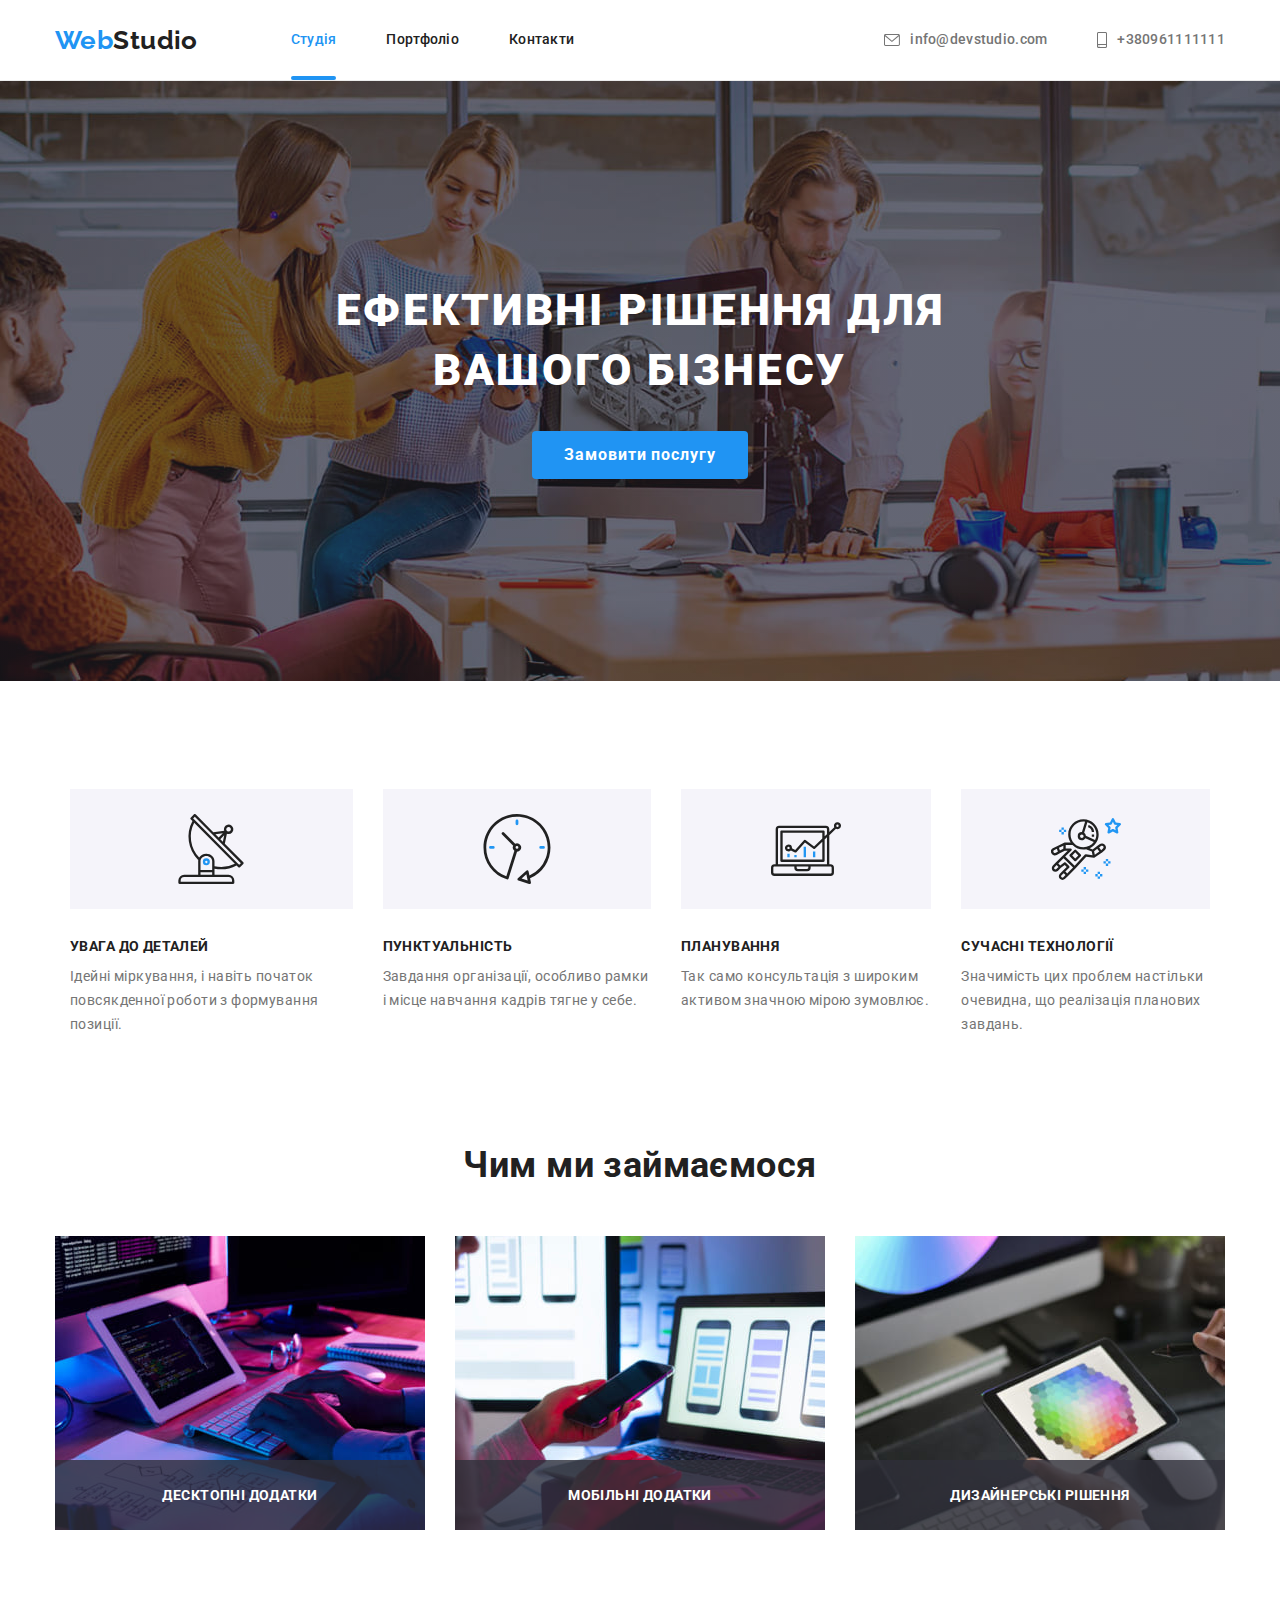
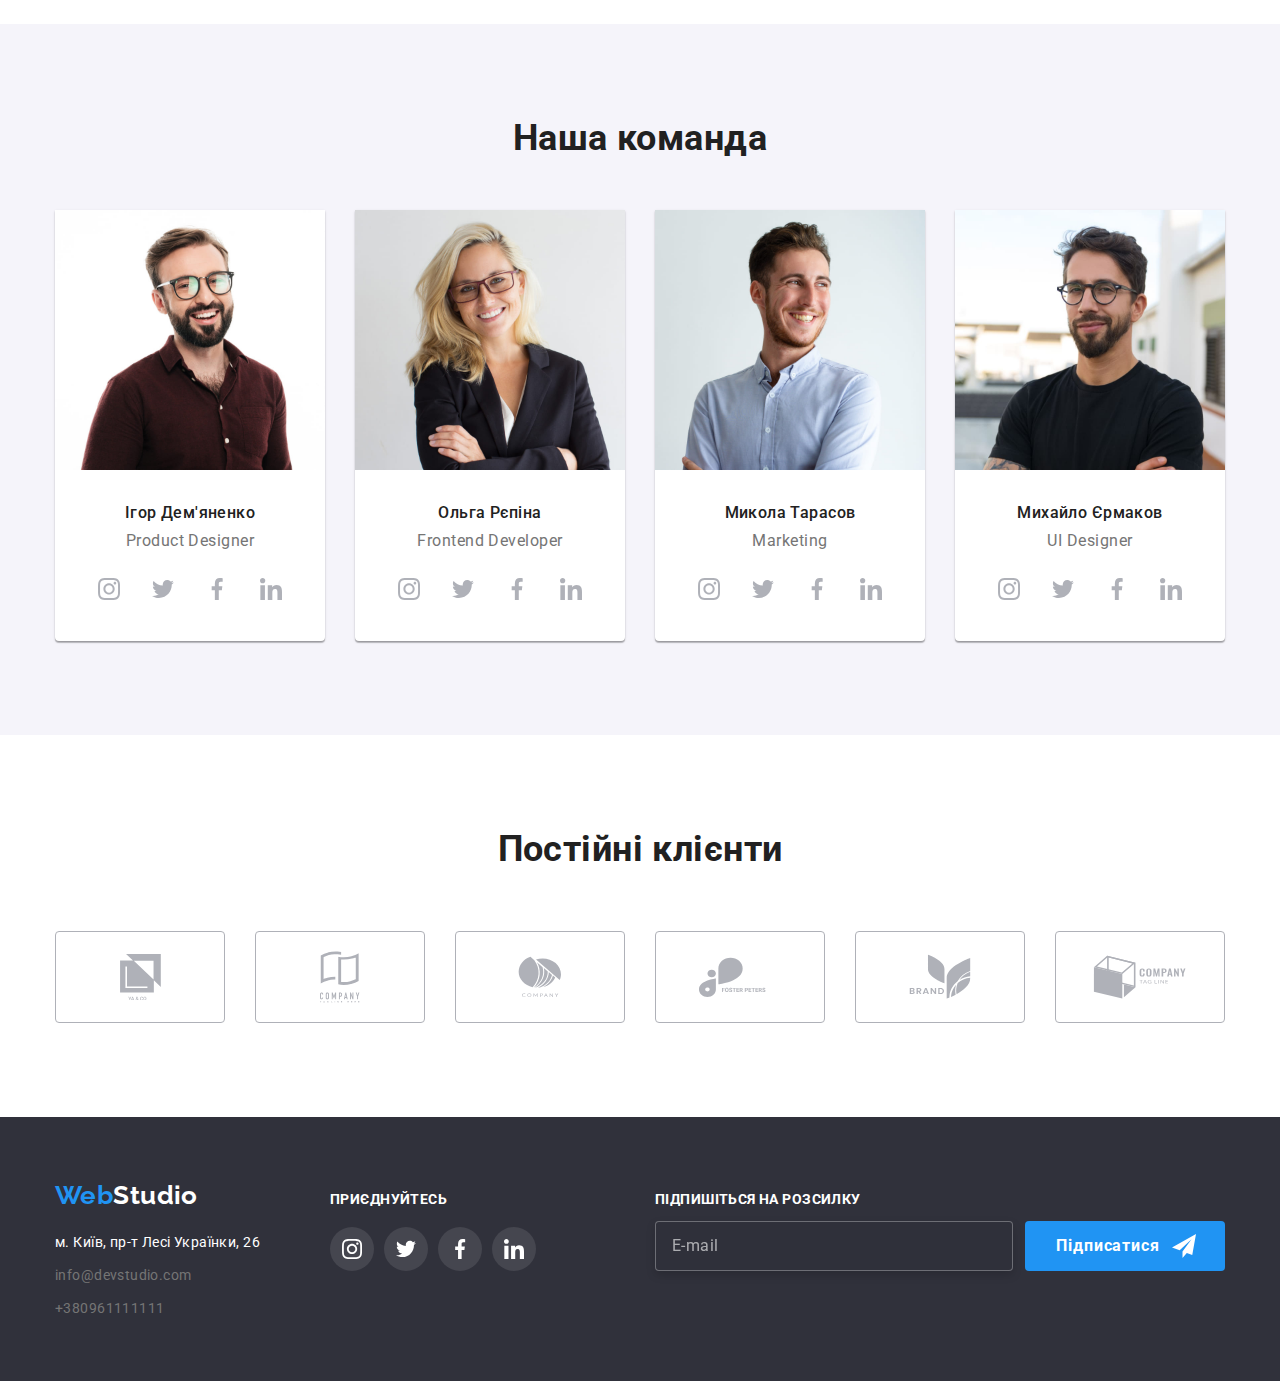
<file: index.html>
<!DOCTYPE html>
<html lang="uk">

<head>
    <meta charset="UTF-8">
    <meta http-equiv="X-UA-Compatible" content="IE=edge">
    <meta name="viewport" content="width=device-width, initial-scale=1.0">
    <title>Webstudio</title>
    <link rel="stylesheet"
        href="https://cdnjs.cloudflare.com/ajax/libs/modern-normalize/1.1.0/modern-normalize.min.css">
    <link rel="preconnect" href="https://fonts.googleapis.com">
    <link rel="preconnect" href="https://fonts.gstatic.com" crossorigin>
    <link
        href="https://fonts.googleapis.com/css2?family=Raleway:wght@700&family=Roboto:wght@400;500;700;900&display=swap"
        rel="stylesheet">
    <link rel="stylesheet" href="./css/styles.css">
</head>

<body class="page">
    <header class="page-header">
        <div class="container">
            <nav class="main-nav">
                <a href="/" class="logo">
                    <span class="colortext">Web</span>Studio
                </a>
                <ul class="site-nav list">
                    <li class="item"><a class="link-current" href="./index.html">Студія</a></li>
                    <li class="item"><a class="link" href="./portfolio.html">Портфоліо</a></li>
                    <li class="item"><a class="link" href=".">Контакти</a></li>
                </ul>
                <ul class="adress-nav list">
                    <li class="item">
                        <a class="email" href="mailto:info@devstudio.com"><svg class="icon-mail">
                                <use href="./images/symbol-defs.svg#icon-envelope"></use>
                            </svg>info@devstudio.com</a>
                    </li>
                    <li class="item">
                        <a class="phone" href="tel:+380961111111"><svg class="icon-phone">
                                <use href="./images/symbol-defs.svg#icon-smartphone"></use>
                            </svg>+380961111111</a>
                    </li>
                </ul>
            </nav>
        </div>
    </header>
    <main>
        <section class="hero">
            <div class="overlay-hero">
                <h1 class="hero-title">ЕФЕКТИВНІ РІШЕННЯ ДЛЯ ВАШОГО БІЗНЕСУ</h1>
                <button class="hero-button" type="button" data-modal-open>Замовити послугу</button>
            </div>
            <div class="backdrop is-hidden" data-modal>
                <div class="modal">
                    <form class="personal-data">
                        <p class="form-text">Залиште свої дані, ми вам передзвонимо</p>
                        <div class="form-field">
                            <label class="form-label" for="name">Ім'я</label>
                            <svg class="svg-form-person">
                                <use href="./images/symbol-defs-min-4.svg#icon-person-black"></use>
                            </svg>
                            <input class="form-input" type="text" name="name" id="name" />

                        </div>
                        <div class="form-field"> <label class="form-label" for="tel">Телефон</label>
                            <input class="form-input" type="tel" name="tel" id="tel" />
                            <svg class="svg-form-phone">
                                <use href="./images/symbol-defs-min-4.svg#icon-phone-black"></use>
                            </svg>
                        </div>
                        <div class="form-field"> <label class="form-label" for="mail">Пошта</label>
                            <input class="form-input" type="email" name="mail" id="mail" />
                            <svg class="svg-form-email">
                                <use href="./images/symbol-defs-min-4.svg#icon-email-black"></use>
                            </svg>
                        </div>
                        <div class="form-comment"> <label class="form-label" for="comment">Коментарій</label>
                            <textarea name="comment" id="comment" placeholder="Введіть текст" rows="7"></textarea>
                        </div>
                        <div class="form-checkbox"><label class="form-label" for="admit"> <input class="checkbox"
                                    type="checkbox" name="admit" value="admit" id="admit" /> <span class="icon"></span>
                                Погоджуюся з розсилкою та приймаю <a href="/"> Умови
                                    договору</a></label>

                        </div>
                        <button class="submit-btn" type="submit">Відправити</button>
                        <button class="close-button" data-modal-close>
                            <svg class="modal-icon">
                                <use href="./images/symbol-defs-min.svg#icon-close-black-18dp-2-1"></use>
                            </svg>
                        </button>
                    </form>


                </div>
            </div>
        </section>
        <section class="section-features">
            <div class="container">
                <h2 class="section-title">Наші особливості</h2>
                <ul class="features-list">
                    <li class="item">
                        <h3 class="title">УВАГА ДО ДЕТАЛЕЙ</h3>
                        <p class="title-explanation">Ідейні міркування, і навіть початок повсякденної роботи з
                            формування позиції.</p>
                    </li>
                    <li class="item">
                        <h3 class="title">ПУНКТУАЛЬНІСТЬ</h3>
                        <p class="title-explanation">Завдання організації, особливо рамки і місце навчання
                            кадрів
                            тягне у себе.</p>
                    </li>
                    <li class="item">
                        <h3 class="title">ПЛАНУВАННЯ</h3>
                        <p class="title-explanation">Так само консультація з широким активом значною мірою
                            зумовлює.
                        </p>
                    </li>
                    <li class="item">
                        <h3 class="title">СУЧАСНІ ТЕХНОЛОГІЇ</h3>
                        <p class="title-explanation">Значимість цих проблем настільки очевидна, що реалізація
                            планових <br /> завдань.</p>
                    </li>
                </ul>
            </div>
        </section>
        <section class="section-activities">
            <div class="container">
                <h2 class="section-title">Чим ми займаємося</h2>
                <ul class="work-list">
                    <li class="item">
                        <img class="photo-activity" src="./images/keyboard.jpg" alt="клавіатура" width="370"
                            height="294">
                        <div class="work-overlay">
                            <p class="work-explanation">Десктопні додатки</p>
                        </div>
                    </li>
                    <li class="item">
                        <img class="photo-activity" src="./images/phone.jpg" alt="телефон" width="370" height="294">
                        <div class="work-overlay">
                            <p class="work-explanation">Мобільні додатки</p>
                        </div>
                    </li>
                    <li class="item">
                        <img class="photo-activity" src="./images/tablett.jpg" alt="планшет" width="370" height="294">
                        <div class="work-overlay">
                            <p class="work-explanation">Дизайнерські рішення</p>
                        </div>
                    </li>
                </ul>
            </div>
        </section>
        <section class="section-people-list">
            <div class="container">
                <h2 class="section-title">Наша команда</h2>
                <ul class="people-list">
                    <li class="item">
                        <img class="people-item" src="./images/maninbrownshirt.jpg"
                            alt="чоловік в окулярах та коричневой сорочці" width="270" height="260">
                        <h3 class="title">Ігор Дем'яненко</h3>
                        <p class="title-explanation">Product Designer</p>
                        <ul class="social-icons">
                            <li class="icon-social-item">
                                <a href="/" class="socials"> <svg class="icon-social">
                                        <use class="item" href="./images/symbol-defs.svg#icon-instagram"></use>
                                    </svg></a>
                            </li>
                            <li class="icon-social-item">
                                <a href="/" class="socials"><svg class="icon-social">
                                        <use class="item" href="./images/symbol-defs.svg#icon-twitter"></use>
                                    </svg>
                                </a>
                            </li>
                            <li class="icon-social-item">
                                <a href="/" class="socials"> <svg class="icon-social">
                                        <use class="item" href="./images/symbol-defs.svg#icon-facebook"></use>
                                    </svg></a>
                            </li>
                            <li class="icon-social-item">
                                <a href="/" class="socials"> <svg class="icon-social">
                                        <use class="item" href="./images/symbol-defs.svg#icon-linkedin"></use>
                                    </svg></a>
                            </li>
                        </ul>
                    </li>
                    <li class="item">
                        <img class="people-item" src="./images/woman.jpg" alt="жінка в окулярах" width="270"
                            height="260">
                        <h3 class="title">Ольга Рєпіна</h3>
                        <p class="title-explanation">Frontend Developer</p>
                        <ul class="social-icons">
                            <li class="icon-social-item">
                                <a href="/" class="socials"> <svg class="icon-social">
                                        <use class="item" href="./images/symbol-defs.svg#icon-instagram"></use>
                                    </svg></a>
                            </li>
                            <li class="icon-social-item">
                                <a href="/" class="socials"><svg class="icon-social">
                                        <use class="item" href="./images/symbol-defs.svg#icon-twitter"></use>
                                    </svg>
                                </a>
                            </li>
                            <li class="icon-social-item">
                                <a href="/" class="socials"> <svg class="icon-social">
                                        <use class="item" href="./images/symbol-defs.svg#icon-facebook"></use>
                                    </svg></a>
                            </li>
                            <li class="icon-social-item">
                                <a href="/" class="socials"> <svg class="icon-social">
                                        <use class="item" href="./images/symbol-defs.svg#icon-linkedin"></use>
                                    </svg></a>
                            </li>
                        </ul>
                    </li>
                    <li class="item">
                        <img class="people-item" src="./images/maninblueshirt-2.jpg" alt="чоловік в білій сорочці"
                            width="270" height="260">
                        <h3 class="title">Микола Тарасов</h3>
                        <p class="title-explanation">Marketing</p>
                        <ul class="social-icons">
                            <li class="icon-social-item">
                                <a href="/" class="socials"> <svg class="icon-social">
                                        <use class="item" href="./images/symbol-defs.svg#icon-instagram"></use>
                                    </svg></a>
                            </li>
                            <li class="icon-social-item">
                                <a href="/" class="socials"><svg class="icon-social">
                                        <use class="item" href="./images/symbol-defs.svg#icon-twitter"></use>
                                    </svg>
                                </a>
                            </li>
                            <li class="icon-social-item">
                                <a href="/" class="socials"> <svg class="icon-social">
                                        <use class="item" href="./images/symbol-defs.svg#icon-facebook"></use>
                                    </svg></a>
                            </li>
                            <li class="icon-social-item">
                                <a href="/" class="socials"> <svg class="icon-social">
                                        <use class="item" href="./images/symbol-defs.svg#icon-linkedin"></use>
                                    </svg></a>
                            </li>
                        </ul>
                    </li>
                    <li class="item">
                        <img class="people-item" src="./images/manint-shirt.jpg" alt="чоловік в окулярах та футболці"
                            width="270" height="260">
                        <h3 class="title">Михайло Єрмаков</h3>
                        <p class="title-explanation">UI Designer</p>
                        <ul class="social-icons">
                            <li class="icon-social-item">
                                <a href="/" class="socials"> <svg class="icon-social">
                                        <use class="item" href="./images/symbol-defs.svg#icon-instagram"></use>
                                    </svg></a>
                            </li>
                            <li class="icon-social-item">
                                <a href="/" class="socials"><svg class="icon-social">
                                        <use class="item" href="./images/symbol-defs.svg#icon-twitter"></use>
                                    </svg>
                                </a>
                            </li>
                            <li class="icon-social-item">
                                <a href="/" class="socials"> <svg class="icon-social">
                                        <use class="item" href="./images/symbol-defs.svg#icon-facebook"></use>
                                    </svg></a>
                            </li>
                            <li class="icon-social-item">
                                <a href="/" class="socials"> <svg class="icon-social">
                                        <use class="item" href="./images/symbol-defs.svg#icon-linkedin"></use>
                                    </svg></a>
                            </li>
                        </ul>
                    </li>
                </ul>
            </div>
        </section>
        <section class="clients">
            <div class="container">
                <h2 class="section-title">Постійні клієнти</h2>
                <ul class="company-list">
                    <li class="company-item">
                        <a href="/" class="company-clients"><svg class="item">
                                <use href="./images/symbol-defs-company.svg#icon-yaco"></use>
                            </svg></a>
                    </li>
                    <li class="company-item">
                        <a href="/" class="company-clients"> <svg class="item">
                                <use href="./images/symbol-defs-company.svg#icon-tagline-here"></use>
                            </svg>
                        </a>
                    </li>
                    <li class="company-item">
                        <a href="/" class="company-clients"> <svg class="item">
                                <use href="./images/symbol-defs-company.svg#icon-company"></use>
                            </svg>
                        </a>
                    </li>
                    <li class="company-item">
                        <a href="/" class="company-clients"> <svg class="item">
                                <use href="./images/symbol-defs-company.svg#icon-foster-people"></use>
                            </svg>
                        </a>
                    </li>
                    <li class="company-item">
                        <a href="/" class="company-clients"> <svg class="item">
                                <use href="./images/symbol-defs-company.svg#icon-brand"></use>
                            </svg>
                        </a>
                    </li>
                    <li class="company-item">
                        <a href="/" class="company-clients"> <svg class="item">
                                <use href="./images/symbol-defs-company.svg#icon-tagline"></use>
                            </svg>
                        </a>
                    </li>
                </ul>
            </div>
        </section>
    </main>
    <footer class="adress">
        <div class="container">
            <div class="nav-header">
                <a href="/" class="logo">
                    <span class="colortext">Web</span>Studio
                </a>
                <address>
                    <ul class="adress-title list">
                        <li class="office-title">
                            <a href="/">м. Київ, пр-т Лесі Українки, 26</a>
                        </li>
                        <li class="item"><a href="mailto:info@devstudio.com">info@devstudio.com</a></li>
                        <li class="item"><a href=" tel:+380961111111">+380961111111</a></li>
                    </ul>
                </address>
            </div>
            <div class="join">
                <p class="title">ПРИЄДНУЙТЕСЬ</p>
                <ul class="social-icons">
                    <li class="icon-social-item">
                        <svg class="icon-social">
                            <use class="item" href="./images/symbol-defs.svg#icon-instagram"></use>
                        </svg>
                    </li>
                    <li class="icon-social-item">
                        <svg class="icon-social">
                            <use class="item" href="./images/symbol-defs.svg#icon-twitter"></use>

                        </svg>
                    </li>
                    <li class="icon-social-item">
                        <svg class="icon-social">
                            <use class="item" href="./images/symbol-defs.svg#icon-facebook"></use>
                        </svg>
                    </li>
                    <li class="icon-social-item">
                        <svg class="icon-social">
                            <use class="item" href="./images/symbol-defs.svg#icon-linkedin"></use>
                        </svg>
                    </li>
                </ul>
            </div>
            <div class="join-email">
                <p class="title">ПІДПИШІТЬСЯ НА РОЗСИЛКУ</p>
                <form>
                    <label class="form-label" for="mail"></label>
                    <input class="form-input" type="email" name="mail" id="mail" placeholder="E-mail" />
                    <div class="join-button"><button type="button">Підписатися</button></div>
                </form>
            </div>
    </footer>
    <script src="./js/modal.js"></script>
</body>

</html>
</file>
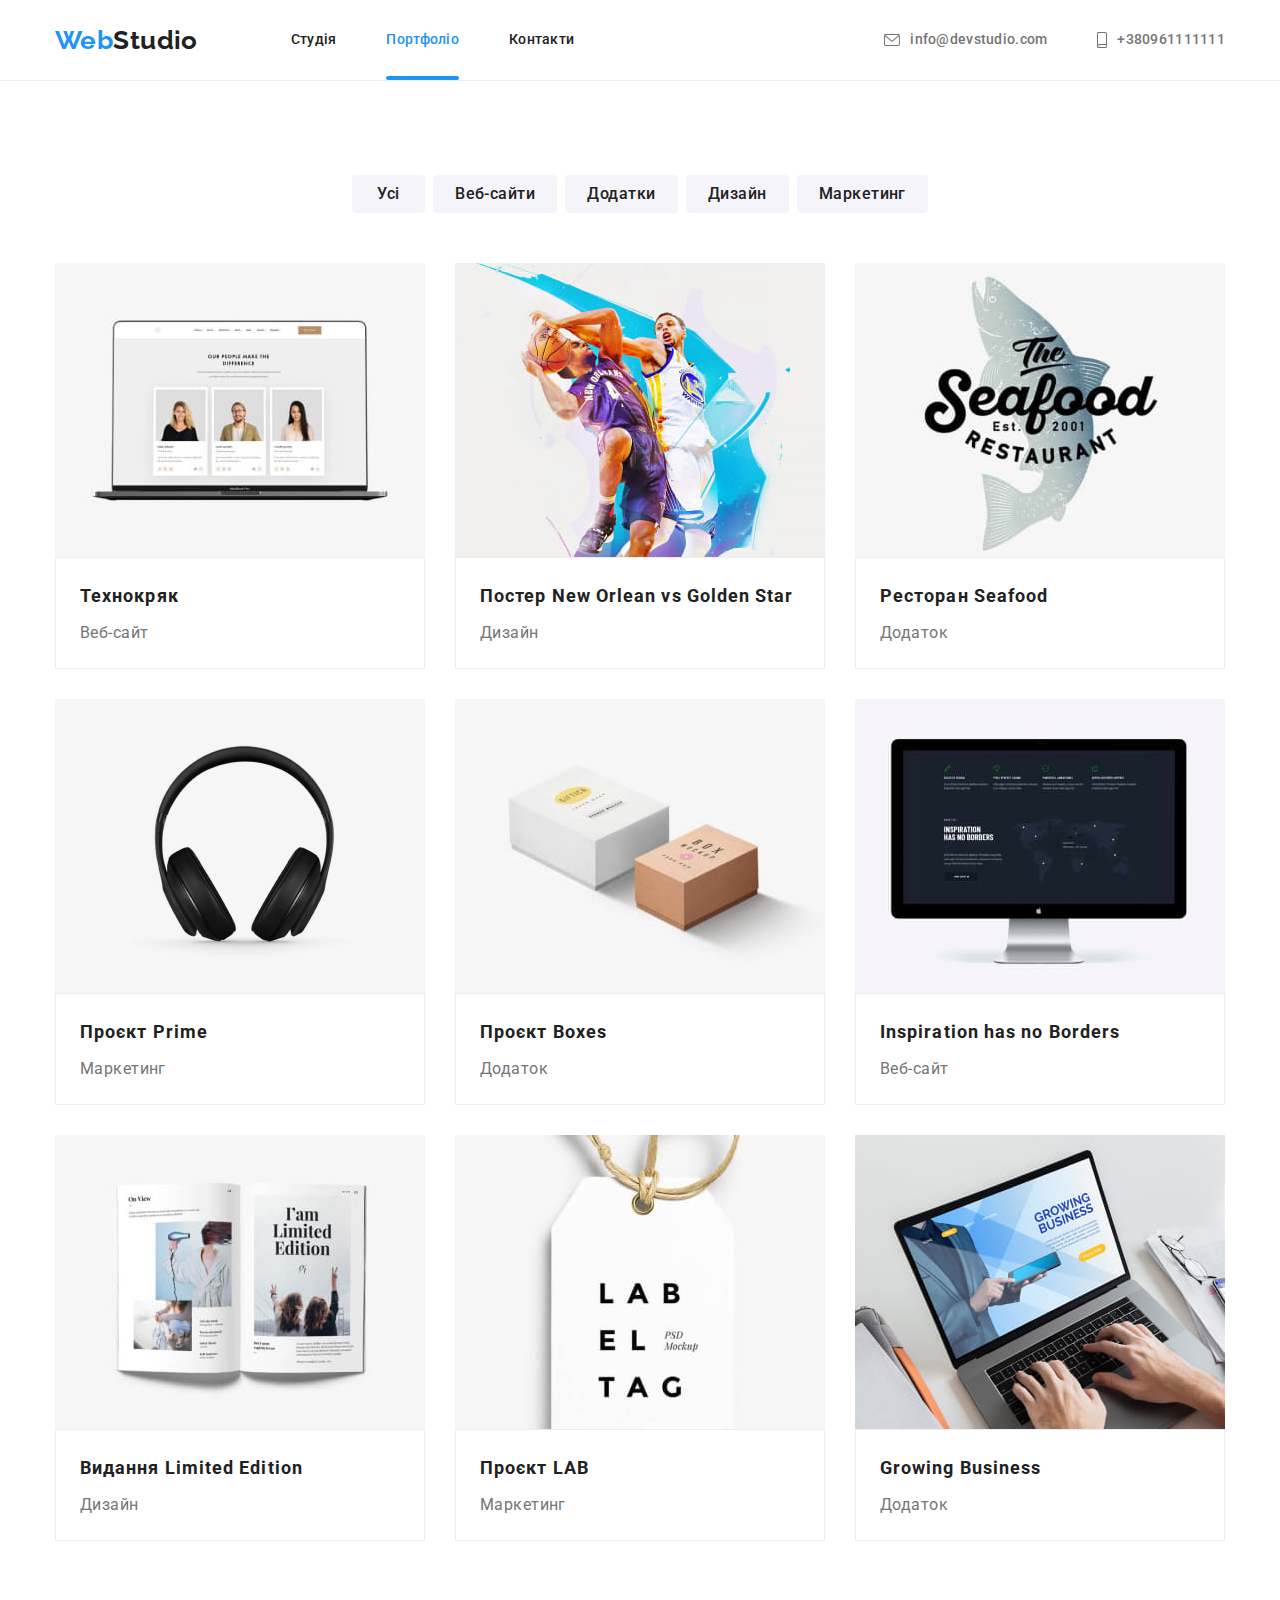
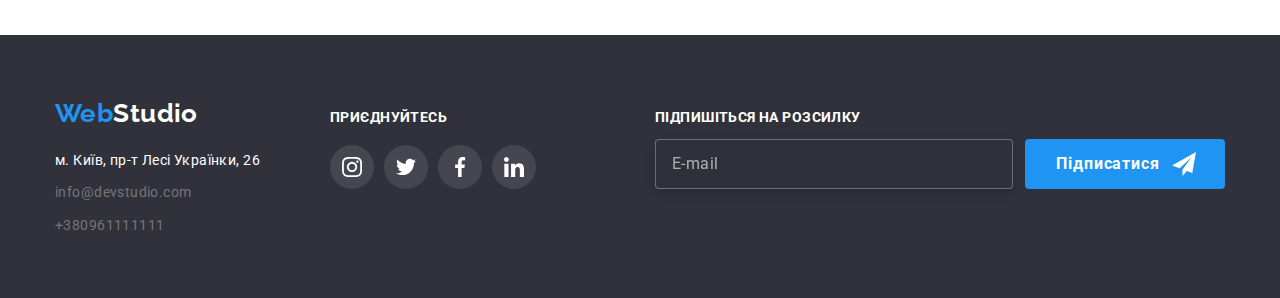
<file: portfolio.html>
<!DOCTYPE html>
<html lang="en">

<head>
    <meta charset="UTF-8">
    <meta http-equiv="X-UA-Compatible" content="IE=edge">
    <meta name="viewport" content="width=device-width, initial-scale=1.0">
    <title>Webstudio</title>
    <link rel="stylesheet"
        href="https://cdnjs.cloudflare.com/ajax/libs/modern-normalize/1.1.0/modern-normalize.min.css">
    <link rel="preconnect" href="https://fonts.googleapis.com">
    <link rel="preconnect" href="https://fonts.gstatic.com" crossorigin>
    <link
        href="https://fonts.googleapis.com/css2?family=Raleway:wght@700&family=Roboto:wght@400;500;700;900&display=swap"
        rel="stylesheet">
    <link rel="stylesheet" href="./css/styles.css">
</head>

<body class="page">
    <header class="page-header">
        <div class="container">
            <nav class="main-nav">
                <a href="/" class="logo">
                    <span class="colortext">Web</span>Studio
                </a>
                <ul class="site-nav list">
                    <li class="item"><a class="link" href="./index.html">Студія</a></li>
                    <li class="item"><a class="link-current" href="./portfolio.html">Портфоліо</a></li>
                    <li class="item"><a class="link" href="link">Контакти</a></li>
                </ul>
                <ul class="adress-nav list">
                    <li class="item">
                        <a class="email" href="mailto:info@devstudio.com"><svg class="icon-mail">
                                <use href="./images/symbol-defs.svg#icon-envelope"></use>
                            </svg>info@devstudio.com</a>
                    </li>
                    <li class="item">
                        <a class="phone" href="tel:+380961111111"><svg class="icon-phone">
                                <use href="./images/symbol-defs.svg#icon-smartphone"></use>
                            </svg>+380961111111</a>
                    </li>
                </ul>
            </nav>
        </div>
    </header>
    <main>
        <section class="main-section">
            <section class="nav-buttons">
                <div class="container">
                    <ul class="nav-list">
                        <li class="item"><button class="current-button" type="button">Усі</button></li>
                        <li class="item"><button class="other-button" type="button">Веб-сайти</button></li>
                        <li class="item"><button class="other-button" type="button">Додатки</button></li>
                        <li class="item"><button class="other-button" type="button">Дизайн</button></li>
                        <li class="item"><button class="other-button" type="button">Маркетинг</button></li>
                    </ul>
                </div>
            </section>
            <section class="nav-portfolio">
                <div class="container">
                    <h1>Наше портфоліо</h1>
                    <ul class="portfolio">
                        <li class="item">
                            <div class="item-photo">
                                <a class="portfolio-photo" href="."><img src="./images/технокряк.jpg" alt="технокряк-2">
                                    <div class="product-overlay">
                                        <p class="overlay-explanation">Ресурс пропонує комплексні пропозиції з
                                            різним
                                            рівнем функціоналу та
                                            сервісів.
                                            Все це дозволить відвідувачу отримати
                                            вичерпні відомості про компанію чи приватну особу.</p>
                                    </div>
                            </div>
                            <div class="item-div">
                                <h2 class="portfolio-title">Технокряк</h2>
                                <p class="portfolio-title-explanation">Веб-сайт</p>
                            </div>
                            </a>
                        </li>
                        <li class="item">
                            <div class="item-photo"> <a class="portfolio-photo" href="."> <img src="./images/постер.jpg"
                                        alt="постер">
                                    <div class="product-overlay">
                                        <p class="overlay-explanation">Ресурс пропонує комплексні пропозиції з
                                            різним
                                            рівнем функціоналу та
                                            сервісів.
                                            Все це дозволить відвідувачу отримати
                                            вичерпні відомості про компанію чи приватну особу.</p>
                                    </div>
                            </div>
                            <div class="item-div">
                                <h2 class="portfolio-title">Постер New Orlean vs Golden Star</h2>
                                <p class="portfolio-title-explanation">Дизайн</p>
                            </div>
                            </a>
                        </li>
                        <li class="item">
                            <div class="item-photo"> <a class="portfolio-photo" href="."><img
                                        src="./images/ресторан.jpg" alt="ресторан-сіфуд">
                                    <div class="product-overlay">
                                        <p class="overlay-explanation">Ресурс пропонує комплексні пропозиції з
                                            різним
                                            рівнем функціоналу та
                                            сервісів.
                                            Все це дозволить відвідувачу отримати
                                            вичерпні відомості про компанію чи приватну особу.</p>
                                    </div>
                            </div>
                            <div class="item-div">
                                <h2 class="portfolio-title">Ресторан Seafood</h2>
                                <p class="portfolio-title-explanation">Додаток</p>
                            </div>
                            </a>
                        </li>
                        <li class="item">
                            <div class="item-photo"> <a class="portfolio-photo" href=".">
                                    <img src="./images/проект-прайм-.jpg" alt="проєкт-прайм">
                                    <div class="product-overlay">
                                        <p class="overlay-explanation">Ресурс пропонує комплексні пропозиції з
                                            різним
                                            рівнем функціоналу та
                                            сервісів.
                                            Все це дозволить відвідувачу отримати
                                            вичерпні відомості про компанію чи приватну особу.</p>
                                    </div>
                            </div>
                            <div class="item-div">
                                <h2 class="portfolio-title">Проєкт Prime</h2>
                                <p class="portfolio-title-explanation">Маркетинг</p>
                            </div>
                            </a>
                        </li>
                        <li class="item">
                            <div class="item-photo"> <a class="portfolio-photo" href="."> <img
                                        src="./images/проект-бокси.jpg" alt="бокси">
                                    <div class="product-overlay">
                                        <p class="overlay-explanation">Ресурс пропонує комплексні пропозиції з
                                            різним
                                            рівнем функціоналу та
                                            сервісів.
                                            Все це дозволить відвідувачу отримати
                                            вичерпні відомості про компанію чи приватну особу.</p>
                                    </div>
                            </div>
                            <div class="item-div">
                                <h2 class="portfolio-title">Проєкт Boxes</h2>
                                <p class="portfolio-title-explanation">Додаток</p>
                            </div>
                            </a>
                        </li>
                        <li class="item">
                            <div class="item-photo"> <a class="portfolio-photo" href="."> <img
                                        src="./images/вдохновение.jpg" alt="натхнення">
                                    <div class="product-overlay">
                                        <p class="overlay-explanation">Ресурс пропонує комплексні пропозиції з
                                            різним
                                            рівнем функціоналу та
                                            сервісів.
                                            Все це дозволить відвідувачу отримати
                                            вичерпні відомості про компанію чи приватну особу.</p>
                                    </div>
                            </div>
                            <div class="item-div">
                                <h2 class="portfolio-title">Inspiration has no Borders</h2>
                                <p class="portfolio-title-explanation">Веб-сайт</p>
                            </div>
                            </a>
                        </li>
                        <li class="item">
                            <div class="item-photo"> <a class="portfolio-photo" href="."> <img
                                        src="./images/видання.jpg" alt="видання">
                                    <div class="product-overlay">
                                        <p class="overlay-explanation">Ресурс пропонує комплексні пропозиції з
                                            різним
                                            рівнем функціоналу та
                                            сервісів.
                                            Все це дозволить відвідувачу отримати
                                            вичерпні відомості про компанію чи приватну особу.</p>
                                    </div>
                            </div>
                            <div class="item-div">
                                <h2 class="portfolio-title">Видання Limited Edition</h2>
                                <p class="portfolio-title-explanation">Дизайн</p>
                            </div>
                            </a>
                        </li>
                        <li class="item">
                            <div class="item-photo"> <a class="portfolio-photo" href=".">
                                    <img src="./images/проект-лаб.jpg" alt="проєкт-лаб">
                                    <div class="product-overlay">
                                        <p class="overlay-explanation">Ресурс пропонує комплексні пропозиції з
                                            різним
                                            рівнем функціоналу та
                                            сервісів.
                                            Все це дозволить відвідувачу отримати
                                            вичерпні відомості про компанію чи приватну особу.</p>
                                    </div>
                            </div>

                            <div class="item-div">
                                <h2 class="portfolio-title">Проєкт LAB</h2>
                                <p class="portfolio-title-explanation">Маркетинг</p>
                            </div>
                            </a>
                        </li>
                        <li class="item">
                            <div class="item-photo"> <a class="portfolio-photo" href="."> <img
                                        src="./images/business.jpg" alt="бізнес">
                                    <div class="product-overlay">
                                        <p class="overlay-explanation">Ресурс пропонує комплексні пропозиції з
                                            різним
                                            рівнем функціоналу та
                                            сервісів.
                                            Все це дозволить відвідувачу отримати
                                            вичерпні відомості про компанію чи приватну особу.</p>
                                    </div>
                            </div>
                            <div class="item-div">
                                <h2 class="portfolio-title">Growing Business</h2>
                                <p class="portfolio-title-explanation">Додаток</p>
                            </div>
                            </a>
                        </li>
                    </ul>
                </div>
            </section>
        </section>
    </main>
    <footer class="adress">
        <div class="container">
            <div class="nav-header">
                <a href="/" class="logo">
                    <span class="colortext">Web</span>Studio
                </a>
                <address>
                    <ul class="adress-title list">
                        <li class="office-title">
                            <a href="/">м. Київ, пр-т Лесі Українки, 26</a>
                        </li>
                        <li class="item"><a href="mailto:info@devstudio.com">info@devstudio.com</a></li>
                        <li class="item"><a href=" tel:+380961111111">+380961111111</a></li>
                    </ul>
                </address>
            </div>
            <div class="join">
                <p class="title">ПРИЄДНУЙТЕСЬ</p>
                <ul class="social-icons">
                    <li class="icon-social-item">
                        <svg class="icon-social">
                            <use class="item" href="./images/symbol-defs.svg#icon-instagram"></use>
                        </svg>
                    </li>
                    <li class="icon-social-item">
                        <svg class="icon-social">
                            <use class="item" href="./images/symbol-defs.svg#icon-twitter"></use>

                        </svg>
                    </li>
                    <li class="icon-social-item">
                        <svg class="icon-social">
                            <use class="item" href="./images/symbol-defs.svg#icon-facebook"></use>
                        </svg>
                    </li>
                    <li class="icon-social-item">
                        <svg class="icon-social">
                            <use class="item" href="./images/symbol-defs.svg#icon-linkedin"></use>
                        </svg>
                    </li>
                </ul>
            </div>
            <div class="join-email">
                <p class="title">ПІДПИШІТЬСЯ НА РОЗСИЛКУ</p>
                <form>
                    <label class="form-label" for="mail"></label>
                    <input class="form-input" type="email" name="mail" id="mail" placeholder="E-mail" />
                    <div class="join-button"><button type="button">Підписатися</button></div>
                </form>
            </div>
    </footer>
</body>

</html>
</file>
<file: css/styles.css>
:root {
  --primary-text-color: rgb(117, 117, 117);
  --accent-text-color: rgb(32, 148, 243);
  --title-text-color: rgb(33, 33, 33);
  --hero-text-color: rgb(255, 255, 255);
  --background-color: rgb(48, 49, 59);
  --additional-color: rgba(255, 255, 255, 0.6);
  --button-color: rgb(245, 244, 250);
  --border-color: rgba(236, 236, 236, 1);
}
body {
  background-color: var(--hero-text-color);
  color: var(--primary-text-color);
  font-family: Roboto, sans-serif;
  letter-spacing: 0.03em;
  font-size: 14px;
}
svg path {
  stroke: inherit;
  stroke-width: inherit;
  fill: inherit;
}
.list {
  list-style: none;
  padding: 0;
  margin: 0;
}
.logo {
  color: var(--title-text-color);
  text-decoration: none;
  font-family: Raleway, sans-serif;
  font-weight: 700;
  font-size: 26px;
  line-height: 1.19;
}
.logo a:hover,
.logo a:focus {
  color: var(--title-text-color);
}
.logo .colortext {
  color: var(--accent-text-color);
}
.site-nav {
  display: flex;
  margin-left: 93px;
}
.site-nav .item + .item {
  margin-left: 50px;
}
.site-nav a {
  color: var(--title-text-color);
  text-decoration: none;
  display: block;
  padding-top: 32px;
  padding-bottom: 32px;
  font-weight: 500;
  line-height: 1.14;
  letter-spacing: 0.02em;
  transition-property: color;
  transition-duration: 250ms;
  transition-timing-function: cubic-bezier(0.4, 0, 0.2, 1);
}
.site-nav .link-current {
  position: relative;
}
.site-nav .link-current:after {
  display: block;
  content: "";
  width: 100%;
  height: 4px;
  border-radius: 2px;
  background-color: var(--accent-text-color);
  position: absolute;
  left: 0;
  bottom: 0;
  opacity: 1;
}
.site-nav .link-current {
  color: var(--accent-text-color);
}
.page-header {
  border-bottom: 1px solid var(--border-color);
}
.page-header .container {
  width: 1200px;
  padding-left: 15px;
  padding-right: 15px;
  margin-left: auto;
  margin-right: auto;
}
.adress-nav {
  display: flex;
  margin-left: auto;
  justify-content: center;
}
.adress-nav .icon-mail {
  height: 12px;
  width: 16px;
  margin-right: 10px;
  fill: currentColor;
}
.adress-nav .icon-phone {
  height: 16px;
  width: 10px;
  margin-right: 10px;
  fill: currentColor;
}
.adress-nav .item + .item {
  margin-left: 50px;
}
.adress-nav a {
  color: var(--primary-text-color);
  text-decoration: none;
  font-weight: 500;

  line-height: 1.14;
  letter-spacing: 0.02em;
}
.site-nav :hover,
.site-nav:focus {
  color: var(--accent-text-color);
}
.address-nav {
  display: flex;
}
.email {
  display: flex;
  justify-content: center;
  align-items: center;
  transition-property: color;
  transition-duration: 250ms;
  transition-timing-function: cubic-bezier(0.4, 0, 0.2, 1);
}
.phone {
  display: flex;
  justify-content: center;
  align-items: center;

  transition-property: color;
  transition-duration: 250ms;
  transition-timing-function: cubic-bezier(0.4, 0, 0.2, 1);
}
.adress-nav .email:hover,
.adress-nav .email:focus {
  color: var(--accent-text-color);
}
.adress-nav .phone:hover,
.adress-nav .phone:focus {
  color: var(--accent-text-color);
}
.main-nav {
  display: flex;
  align-items: center;
}
.hero {
  text-align: center;
  background-color: var(--background-color);
  background-position: center;
  background-repeat: no-repeat;
  background-size: cover;
  max-width: 1600px;
  height: 600px;
  margin-left: auto;
  margin-right: auto;
  padding-top: 200px;
  padding-bottom: 200px;
  background-image: linear-gradient(
      to right,
      rgba(47, 48, 58, 0.4),
      rgba(47, 48, 58, 0.4)
    ),
    url(../images/img-people.jpg);
}
.hero-title {
  color: var(--hero-text-color);
  margin-top: 0;
  width: 696px;
  margin-bottom: 30px;
  font-weight: 900;
  font-size: 44px;
  line-height: 1.36;
  letter-spacing: 0.06em;
  margin-right: auto;
  margin-left: auto;
}
.hero-button {
  cursor: pointer;
  color: var(--hero-text-color);
  background-color: var(--accent-text-color);
  min-width: 216px;
  font-family: inherit;
  padding: 10px 32px;
  font-weight: 700;
  font-size: 16px;
  line-height: 1.8;
  letter-spacing: 0.06em;
  border: 0;
  border-radius: 4px;
}
.section-title {
  color: var(--title-text-color);
  font-weight: 700;
  margin-top: 0;
  margin-bottom: 0;
  font-size: 36px;
  line-height: 1.16;
  text-align: center;
}
.section-features {
  padding-top: 94px;
  padding-bottom: 94px;
}
.section-features .section-title {
  display: none;
}
.section-features .container {
  width: 1200px;
  padding-left: 15px;
  padding-right: 15px;
  margin-left: auto;
  margin-right: auto;
}
.features-list {
  list-style: none;
  display: flex;
  padding-left: 0;
}
.features-list .item::before {
  margin-bottom: 30px;
  display: block;
  content: "";
  height: 120px;
  background-repeat: no-repeat;
  background-position: center;
  background-color: rgba(245, 244, 250, 1);
}
.features-list .item:nth-child(1)::before {
  background-image: url(../images/antenna.svg);
}
.features-list .item:nth-child(2)::before {
  background-image: url(../images/clock.svg);
}
.features-list .item:nth-child(3)::before {
  background-image: url(../images/diagram.svg);
}
.features-list .item:nth-child(4)::before {
  background-image: url(../images/astronaut.svg);
}
.features-list .item + .item {
  margin-left: 30px;
}
.features-list .title {
  color: var(--title-text-color);
  font-weight: 700;
  font-size: 14px;
  line-height: 1.14;
  text-transform: uppercase;
  margin-bottom: 10px;
  margin-top: 0;
}
.features-list .title-explanation {
  color: var(--primary-text-color);
  margin-top: 0;
  margin-bottom: 0;
  line-height: 1.71;
}
.features-list {
  max-width: 1200px;
  padding-left: 15px;
  padding-right: 15px;
  display: flex;
}
.section-activities .section-title {
  margin: 0;
  margin-bottom: 50px;
}
.section-activities {
  margin-bottom: 94px;
  padding-top: 0;
}
.section-activities .container {
  max-width: 1200px;
  padding-left: 15px;
  padding-right: 15px;
  margin-left: auto;
  margin-right: auto;
  display: block;
}
.work-list {
  list-style: none;
  display: flex;
  padding-left: 0;
  padding-right: 0;
  padding-top: 0;
  margin: 0;
}
.work-list .item {
  width: 370px;
}
.work-list .item + .item {
  margin-left: 30px;
}
.photo-activity {
  display: block;
  max-width: 100%;
  height: auto;
}
.section-people-list {
  padding-bottom: 94px;
  padding-top: 94px;
  background-color: rgb(245, 244, 250);
}
.section-people-list .container {
  max-width: 1200px;
  padding-left: 15px;
  padding-right: 15px;
  margin-left: auto;
  margin-right: auto;
}
.section-people-list h2 {
  margin-bottom: 50px;
}
.people-list .title {
  color: var(--title-text-color);
  list-style: none;
  font-weight: 500;
  font-size: 16px;
  line-height: 1.19;
  text-align: center;
  margin-top: 0;
  margin-bottom: 0;
  display: block;
  margin-bottom: 10px;
}
.people-list {
  display: flex;
  flex-wrap: wrap;
  list-style: none;
  padding-left: 0;
  margin-top: 0;
  margin-bottom: 0;
}
.people-list .item + .item {
  margin-left: 30px;
}
.people-list .item {
  background-color: var(--hero-text-color);
}
.people-list li img {
  margin-bottom: 30px;
}
.people-list .item {
  box-shadow: 0px 1px 3px rgba(0, 0, 0, 0.12), 0px 1px 1px rgba(0, 0, 0, 0.14),
    0px 2px 1px rgba(0, 0, 0, 0.2);
  border-radius: 0px 0px 4px 4px;
}
.people-list .title-explanation {
  font-size: 16px;
  line-height: 1.18;
  text-align: center;
  letter-spacing: 0.03em;
  margin-bottom: 16px;
  margin-top: 0;
}
.social-icons {
  display: flex;
  justify-content: center;
  list-style: none;
  padding-left: 0;
  margin-bottom: 30px;
}
.icon-social-item {
  width: 44px;
  height: 44px;
}
.socials:hover,
.socials:focus {
  background-color: var(--accent-text-color);
  fill: var(--hero-text-color);
}

.icon-social {
  height: 22px;
  width: 22px;
}
.socials {
  width: 100%;
  height: 100%;
  text-decoration: none;
  cursor: pointer;
  display: flex;
  align-items: center;
  border-radius: 50%;
  justify-content: center;
  background-repeat: no-repeat;
  background-position: center;
  fill: rgb(175, 177, 184);
  transition: background-color 250ms cubic-bezier(0.4, 0, 0.2, 1);
  transition-property: fill 250ms cubic-bezier(0.4, 0, 0.2, 1);
}
.icon-social-item {
  width: 44px;
  height: 44px;
  border-radius: 50%;
}
.social-icons .icon-social-item + .icon-social-item {
  margin-left: 10px;
}
.adress {
  background-color: var(--background-color);
  padding-top: 60px;
  padding-bottom: 60px;
  display: flex;
}
.adress .container {
  width: 1200px;
  padding-left: 15px;
  padding-right: 15px;
  margin-left: auto;
  margin-right: auto;
  display: flex;
  align-items: baseline;
}
.adress .logo a {
  text-decoration: none;
}
.adress .logo {
  color: var(--hero-text-color);
  margin-bottom: 20px;
  display: block;
}
.adress-title a {
  color: var(--primary-text-color);
  text-decoration: none;
  list-style: none;
  font-style: normal;
  line-height: 1.71;
  transition-property: color;
  transition-duration: 250ms;
  transition-timing-function: cubic-bezier(0.4, 0, 0.2, 1);
}
.adress-title .item {
  margin-top: 9px;
}
.office-title a {
  color: var(--hero-text-color);
}
.adress-title :hover,
.adress-title:focus {
  color: var(--accent-text-color);
}
.portfolio .item-photo {
  position: relative;
  overflow: hidden;
}
.overlay-explanation {
  font-family: "Roboto";
  font-style: normal;
  font-weight: 400;
  font-size: 18px;
  line-height: 1.56;
  letter-spacing: 0.03em;
  color: var(--hero-text-color);
  margin-top: 61px;
  margin-bottom: 65px;
  margin-right: auto;
  margin-left: auto;
  width: 322px;
}
.product-overlay {
  display: block;
  position: absolute;
  justify-content: center;
  align-items: center;
  margin-right: 0;
  top: 323px;
  left: 239px;
  width: 100%;
  height: 100%;
  transform: translateY(100%);
  transition: transform;
  transition-duration: 250ms;
  transition-timing-function: cubic-bezier(0.4, 0, 0.2, 1);
}
.work-overlay {
  justify-content: center;
  align-items: center;
  text-align: center;
  margin-right: 0;
  width: 370px;
  height: 70px;
  position: absolute;
  transform: translateY(-100%);
  background-color: rgba(47, 48, 58, 0.8);
}
.work-explanation {
  font-family: "Roboto";
  font-style: normal;
  font-weight: 700;
  font-size: 14px;
  line-height: 16px;
  text-align: center;
  letter-spacing: 0.03em;
  text-transform: uppercase;
  color: #ffffff;
  margin-top: 27px;
}
.product-overlay:hover {
  transform: translateY(0);
}
.portfolio .product-overlay {
  display: block;
  content: "";
  position: absolute;
  top: 0;
  left: 0;
  width: 100%;
  height: 100%;
  transform: translateY(100%);
  background-color: rgba(33, 150, 243, 0.9);
  transition: transform;
  transition-duration: 250ms;
  transition-timing-function: cubic-bezier(0.4, 0, 0.2, 1);
}
.portfolio .item:hover .product-overlay {
  transform: translateY(0);
}
.portfolio .portfolio-title {
  color: var(--title-text-color);
  font-weight: 700;
  font-size: 18px;
  line-height: 2;
  letter-spacing: 0.06em;
}
.portfolio .portfolio-title-explanation {
  color: var(--primary-text-color);
  margin: 0;
  font-size: 16px;
  line-height: 1.87;
  margin-top: 4px;
}
.nav-list {
  list-style: none;
  padding: 0;
  margin: 0;
}
.nav-list .other-button:hover,
.nav-list .other-button:focus {
  background-color: var(--accent-text-color);
  color: var(--hero-text-color);
}
.nav-buttons .container {
  width: 1200px;
  padding-left: 15px;
  padding-right: 15px;
  margin-left: auto;
  margin-right: auto;
}
.nav-buttons .nav-list {
  display: flex;
  margin-bottom: 50px;
  align-items: center;
  padding-left: 0;
  justify-content: center;
  text-align: center;
}
.nav-buttons .item:hover,
.nav-buttons .item:focus {
  box-shadow: 0px 3px 1px rgba(0, 0, 0, 0.1), 0px 1px 2px rgba(0, 0, 0, 0.08),
    0px 2px 2px rgba(0, 0, 0, 0.12);
  border-radius: 4px;
}
.nav-list .item + .item {
  margin-left: 8px;
}
.nav-list .other-button {
  cursor: pointer;
  padding: 6px 22px;
  font-family: inherit;
  font-weight: 500;
  font-size: 16px;
  border: 0;
  border-radius: 4px;
  line-height: 1.62;
  min-width: 73px;
  min-height: 6px;
  text-align: center;
  letter-spacing: 0.03em;
  background-color: var(--button-color);
  color: var(--title-text-color);
  transition-property: color;
  transition-property: background-color;
  transition-duration: 250ms;
  transition-timing-function: cubic-bezier(0.4, 0, 0.2, 1);
}
.current-button {
  cursor: pointer;
  font-family: inherit;
  font-weight: 500;
  padding: 6px 25px;
  font-size: 16px;
  border-radius: 4px;
  min-height: 6px;
  border: 0;
  line-height: 1.62;
  text-align: center;
  letter-spacing: 0.03em;
  background-color: var(--button-color);
  color: var(--title-text-color);
  min-width: 73px;
  transition-property: color;
  transition-property: background-color;
  transition-duration: 250ms;
  transition-timing-function: cubic-bezier(0.4, 0, 0.2, 1);
}
.current-button:hover,
.current-button:focus {
  background-color: var(--accent-text-color);
  color: var(--hero-text-color);
}
.nav-portfolio .container {
  width: 1200px;
  padding-left: 15px;
  padding-right: 15px;
  margin-left: auto;
  margin-right: auto;
}
.portfolio {
  display: block;
  margin-top: 50px;
}
.nav-portfolio h1 {
  display: none;
}
.nav-portfolio .item:nth-child(3n) {
  margin-right: 0;
}
.portfolio {
  list-style: none;
  display: flex;
  padding-left: 0;
  padding-right: 0;
  flex-wrap: wrap;
  margin-bottom: 0;
  margin-top: 0;
  gap: 30px;
}
.portfolio-title {
  padding-top: 0;
  padding-bottom: 0;
  margin-bottom: 0;
}
.portfolio img {
  display: block;
  max-width: 100%;
  height: auto;
}
.portfolio .item {
  width: 370px;
}
.people-item {
  width: 270px;
  padding-left: 0;
  padding-right: 0;
}
.photo-activity {
  width: 370px;
}
h1 {
  margin: 0;
}
h2 {
  margin: 0;
}
h3 {
  margin: 0;
}
.item-div {
  padding-left: 24px;
  padding-right: 24px;
  padding-top: 20px;
  padding-bottom: 20px;
  border-top: none;
  border: 1px solid rgba(238, 238, 238, 1);
}
.main-section {
  padding-top: 94px;
  padding-bottom: 94px;
}
.clients {
  padding-top: 94px;
  padding-bottom: 94px;
}
.clients .section-title {
  margin-bottom: 60px;
}
.clients .container {
  width: 1200px;
  padding-left: 15px;
  padding-right: 15px;
  margin-left: auto;
  margin-right: auto;
}
.company-list {
  margin-top: 60px;
  list-style: none;
  display: flex;
  justify-content: center;
  padding-left: 0;
  padding: 0;
  margin: 0;
}
.company-list .company-item + .company-item {
  margin-left: 30px;
}
.company-item {
  width: 170px;
  height: 92px;
}
.company-clients {
  width: 100%;
  height: 100%;
  cursor: pointer;
  align-items: center;
  background-size: cover;
  background-position: center;
  background-repeat: no-repeat;
  display: flex;
  justify-content: center;
  fill: rgb(175, 177, 184);
  border: 1px solid rgba(175, 177, 184, 1);
  border-radius: 4px;
  transition: border-color 250ms cubic-bezier(0.4, 0, 0.2, 1);
  transition-property: fill 250ms cubic-bezier(0.4, 0, 0.2, 1);
}
.company-list .company-clients:hover,
.company-list .company-clients:focus {
  border-color: var(--accent-text-color);
  fill: var(--accent-text-color);
}

.company-item:nth-child(1) .item {
  width: 41px;
  height: 46.7px;
}
.company-item:nth-child(2) .item {
  width: 40px;
  height: 52px;
}
.company-item:nth-child(3) .item {
  width: 43.46px;
  height: 41.18px;
}
.company-item:nth-child(4) .item {
  width: 84.44px;
  height: 40.62px;
}
.company-item:nth-child(5) .item {
  width: 62.54px;
  height: 45.43px;
}
.company-item:nth-child(6) .item {
  width: 93.79px;
  height: 43.93px;
}

.join {
  display: block;
  margin-left: 70px;
}

.join .title {
  font-family: Roboto;
  font-size: 14px;
  font-weight: 700;
  line-height: 16px;
  letter-spacing: 0.03em;
  text-align: left;
  color: rgba(255, 255, 255, 1);
  text-transform: uppercase;
  margin: 0;
  margin-bottom: 20px;
}
.join .social-icons {
  margin: 0;
}
.join .icon-social {
  fill: var(--hero-text-color);
}
.join .icon-social-item {
  background-color: rgba(255, 255, 255, 0.1);
  transition-property: background-color;
  transition-duration: 250ms;
  transition-timing-function: cubic-bezier(0.4, 0, 0.2, 1);
  justify-content: center;
  display: flex;
  align-items: center;
}
.join .icon-social-item:hover,
.join .icon-social-item:focus {
  background-color: var(--accent-text-color);
}
.portfolio-photo {
  display: block;
  text-decoration: none;
  transition-property: box-shadow;
  transition-duration: 250ms;
  transition-timing-function: cubic-bezier(0.4, 0, 0.2, 1);
}
.portfolio-photo:hover,
.portfolio-photo:focus {
  box-shadow: 0px 1px 1px rgba(0, 0, 0, 0.12), 0px 4px 4px rgba(0, 0, 0, 0.06),
    1px 4px 6px rgba(0, 0, 0, 0.16);
}
.join .icon-social {
  width: 20px;
  height: 20px;
}
.backdrop {
  position: fixed;
  top: 0;
  left: 0;
  width: 100%;
  height: 100%;
  background-color: rgba(0, 0, 0, 0.2);
  opacity: 1;
  transition: opacity 250ms cubic-bezier(0.4, 0, 0.2, 1);
}
.is-hidden {
  opacity: 0;
  pointer-events: none;
  visibility: hidden;
  transition: opacity 250ms cubic-bezier(0.4, 0, 0.2, 1);
}
.modal {
  position: absolute;
  height: 581px;
  width: 528px;
  padding: 40px;
  background-color: var(--hero-text-color);
  top: 50%;
  left: 50%;
  transform: translate(-50%, -50%);
  opacity: 1;
  transition: opacity 250ms cubic-bezier(0.4, 0, 0.2, 1);
}
.hero-button {
  cursor: pointer;
}
.close-button {
  position: absolute;
  fill: rgb(0, 0, 0);
  left: 490px;
  bottom: 543px;
  width: 30px;
  height: 30px;
  border-radius: 50%;
  border: 1px solid rgba(0, 0, 0, 0.1);
  background-color: var(--hero-text-color);
  align-items: center;
  background-size: cover;
  background-position: center;
  background-repeat: no-repeat;
  display: inline-flex;
  justify-content: center;
  opacity: 1;
  transition: fill 250ms cubic-bezier(0.4, 0, 0.2, 1);
}
.modal-icon {
  width: 18px;
  height: 18px;
  background-color: var(--hero-text-color);
}
.close-button:hover,
.close-button:focus {
  fill: var(--accent-text-color);
}
textarea {
  resize: none;
}
.form-input {
  display: block;
  padding-left: 42px;
  padding-right: 42px;
  fill: rgba(33, 33, 33, 1);
}
.form-text {
  margin: 0;
  margin-bottom: 12px;
  font-family: "Roboto";
  font-style: normal;
  font-weight: 700;
  font-size: 20px;
  line-height: 23px;
  text-align: center;
  letter-spacing: 0.03em;
  color: rgba(33, 33, 33, 1);
}
.form-field {
  margin-bottom: 10px;
  display: flex;
  flex-direction: column;
  text-align: left;
  transition: fill 250ms cubic-bezier(0.4, 0, 0.2, 1);
}
.form-field:hover,
.form-field:focus {
  fill: var(--accent-text-color);
  border-color: var(--accent-text-color);
}
.form-checkbox {
  display: inline-flex;
  align-items: center;
  justify-content: center;
  font-family: "Roboto";
  font-style: normal;
  font-size: 14px;
  line-height: 24px;
  letter-spacing: 0.03em;
  color: #757575;
}
.checkbox {
  margin-bottom: 10px;
  align-items: center;
}
.form-field label {
  margin-bottom: 4px;
  font-family: "Roboto";
  font-style: normal;
  font-weight: 400;
  font-size: 12px;
  line-height: 14px;
  letter-spacing: 0.01em;
  color: rgba(117, 117, 117, 1);
}
.form-field input {
  width: 448px;
  height: 40px;
  border-radius: 4px;
  border: 1px solid rgba(33, 33, 33, 0.2);
  transition: border-color 250ms cubic-bezier(0.4, 0, 0.2, 1);
}
.form-field input::placeholder {
  font-family: "Roboto";
  font-style: normal;
  font-weight: 400;
  font-size: 12px;
  line-height: 14px;
  letter-spacing: 0.01em;
  color: rgba(117, 117, 117, 0.5);
}
.form-comment {
  margin-bottom: 20px;
  display: flex;
  flex-direction: column;
  width: 448px;
  height: 120px;
}

.form-comment label {
  text-align: left;
  margin-bottom: 4px;
  font-family: "Roboto";
  font-style: normal;
  font-weight: 400;
  font-size: 12px;
  line-height: 14px;
  letter-spacing: 0.01em;
  color: rgba(117, 117, 117, 1);
}
.form-comment textarea {
  padding-left: 16px;
  padding-right: 16px;
  padding-top: 12px;
  padding-bottom: 12px;
  height: 120px;
  font-family: "Roboto";
  font-style: normal;
  font-weight: 400;
  font-size: 12px;
  line-height: 14px;
  letter-spacing: 0.01em;
  color: rgba(117, 117, 117, 0.5);
  border: 1px solid rgba(33, 33, 33, 0.2);
  border-radius: 4px;
  box-sizing: border-box;
  transition: border-color 250ms cubic-bezier(0.4, 0, 0.2, 1);
}
.form-comment textarea:hover,
.form-comment textarea:focus {
  border-color: var(--accent-text-color);
}
.submit-btn {
  margin-top: 30px;
  cursor: pointer;
  color: var(--hero-text-color);
  background-color: var(--accent-text-color);
  min-width: 200px;
  font-family: inherit;
  padding: 10px 52px;
  font-weight: 700;
  font-size: 16px;
  line-height: 1.8;
  letter-spacing: 0.06em;
  border: 0;
  box-shadow: 0px 4px 4px rgba(0, 0, 0, 0.15);
  border-radius: 4px;
}
.svg-form-person {
  display: inline-block;
  justify-content: center;
  width: 18px;
  height: 18px;
  position: absolute;
  bottom: 459px;
  left: 53px;
}
.svg-form-phone {
  display: inline-block;
  justify-content: center;
  width: 18px;
  height: 18px;
  position: absolute;
  bottom: 391px;
  left: 53px;
}
.svg-form-email {
  display: inline-block;
  justify-content: center;
  width: 18px;
  height: 18px;
  position: absolute;
  bottom: 323px;
  left: 53px;
}
.checkbox {
  position: absolute;
  appearance: none;
}
.form-checkbox label {
  display: flex;
  align-items: center;
}
.form-checkbox a {
  margin-left: 3px;
}
.form-checkbox .icon {
  content: "";
  display: inline-block;
  align-items: center;
  justify-content: center;
  width: 16px;
  height: 15px;
  border: 2px solid #212121;
  border-radius: 4px;
  margin-right: 8.38px;
}
.checkbox:checked + .icon {
  border-color: var(--accent-text-color);
  background-size: contain;
  background-origin: border-box;
  background-color: var(--accent-text-color);
  background-image: url(../images/check.svg);
}
.form-checkbox a {
  color: var(--accent-text-color);
}
.join-email {
  margin-left: auto;
}
.join-email .title {
  font-family: "Roboto";
  font-style: normal;
  font-weight: 700;
  font-size: 14px;
  line-height: 16px;
  letter-spacing: 0.03em;
  text-transform: uppercase;
  color: #ffffff;
}
.join-email .form-input {
  width: 358px;
  height: 50px;
  background-color: rgba(47, 48, 58, 1);
  border: 1px solid rgba(255, 255, 255, 0.3);
  filter: drop-shadow(0px 4px 4px rgba(0, 0, 0, 0.15));
  border-radius: 4px;
  padding-left: 0;
  padding-left: 16px;
  color: var(--hero-text-color);
}
.join-email input::placeholder {
  padding-left: 0;
  font-family: "Roboto";
  font-style: normal;
  font-weight: 400;
  font-size: 16px;
  line-height: 20px;
  display: flex;
  align-items: center;
  letter-spacing: 0.03em;
  color: rgba(255, 255, 255, 0.6);
}
.join-button button {
  width: 200px;
  height: 50px;
  color: var(--hero-text-color);
  background-color: var(--accent-text-color);
  border: none;
  border-radius: 4px;
  font-family: "Roboto";
  font-style: normal;
  font-weight: 700;
  font-size: 16px;
  line-height: 30px;
  align-items: center;
  text-align: center;
  letter-spacing: 0.06em;
  padding-left: 28px;
  padding-right: 62px;
  padding-top: 10px;
  padding-bottom: 10px;
  background-image: url(../images/icon\ send-min.svg);
  background-repeat: no-repeat;
  background-position: 83.31% 50%;
  margin-left: 12px;
}
.join-email form {
  display: inline-flex;
}
</file>
